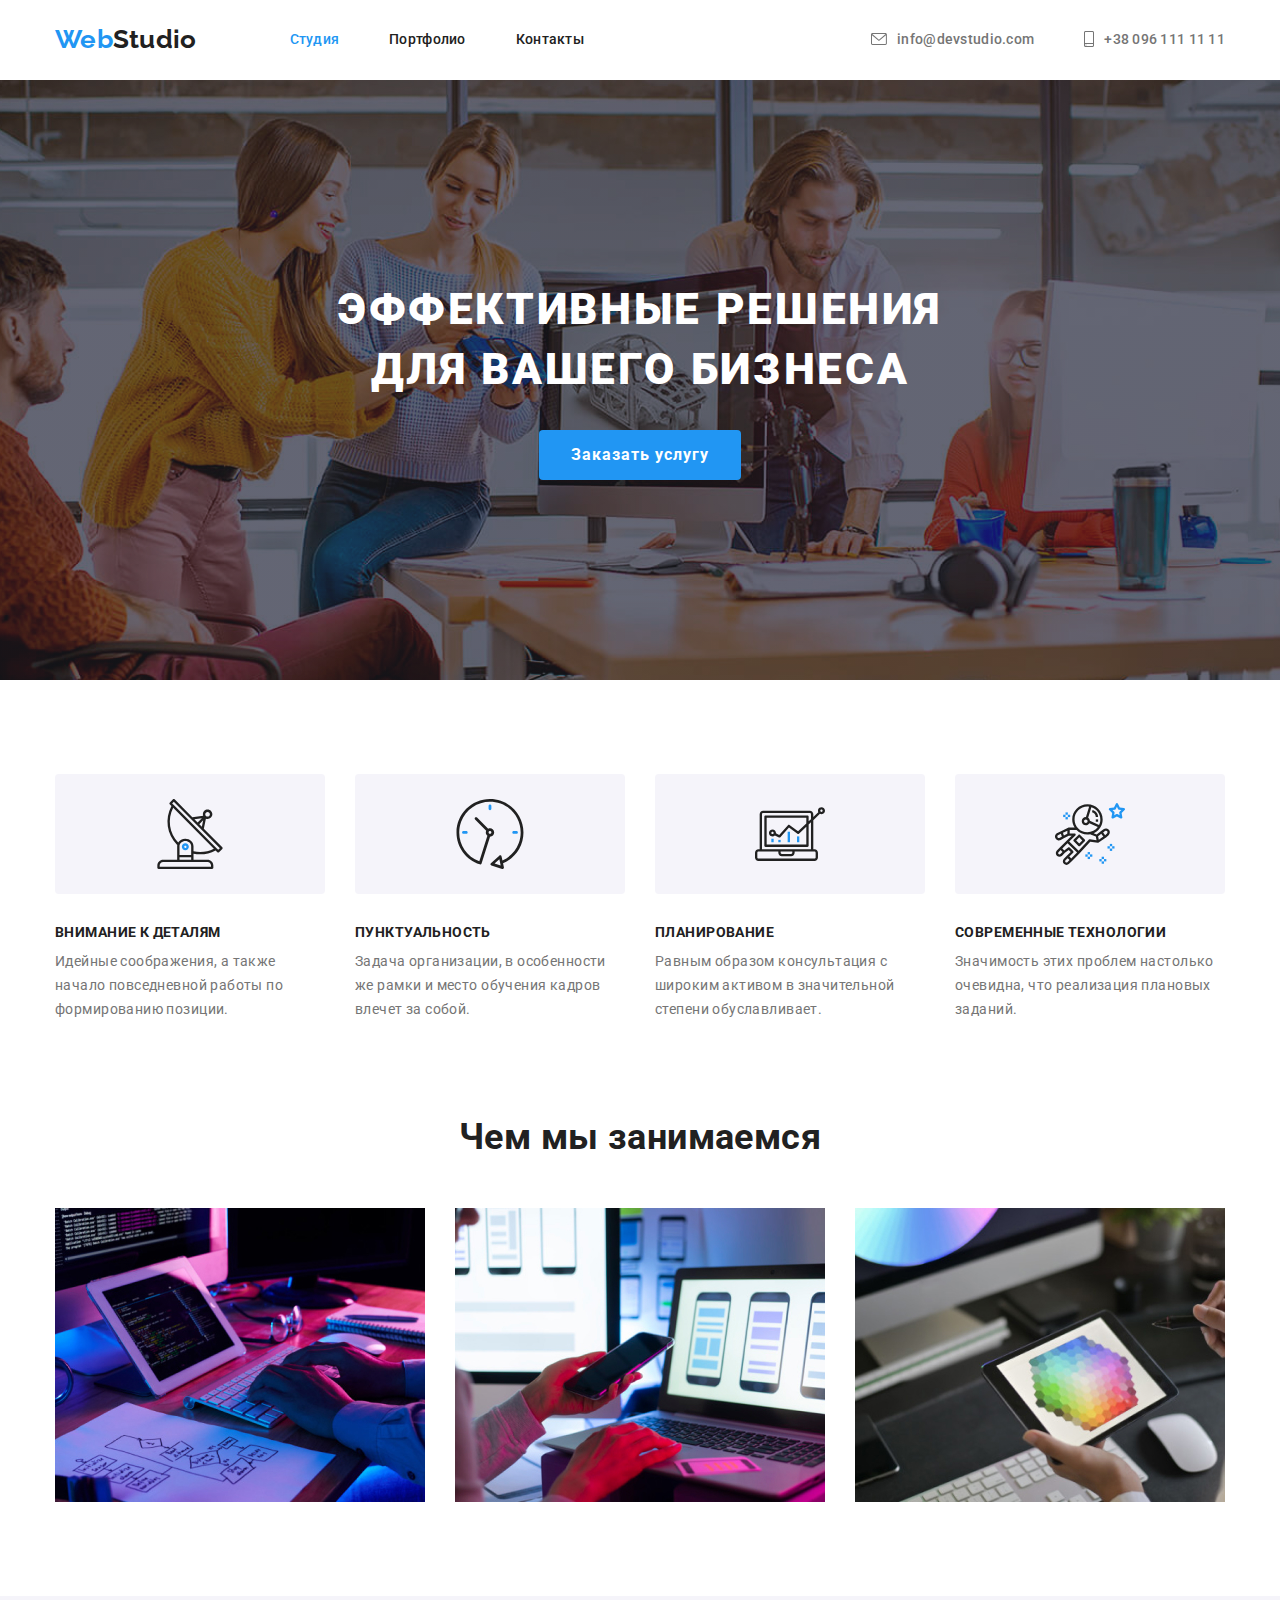
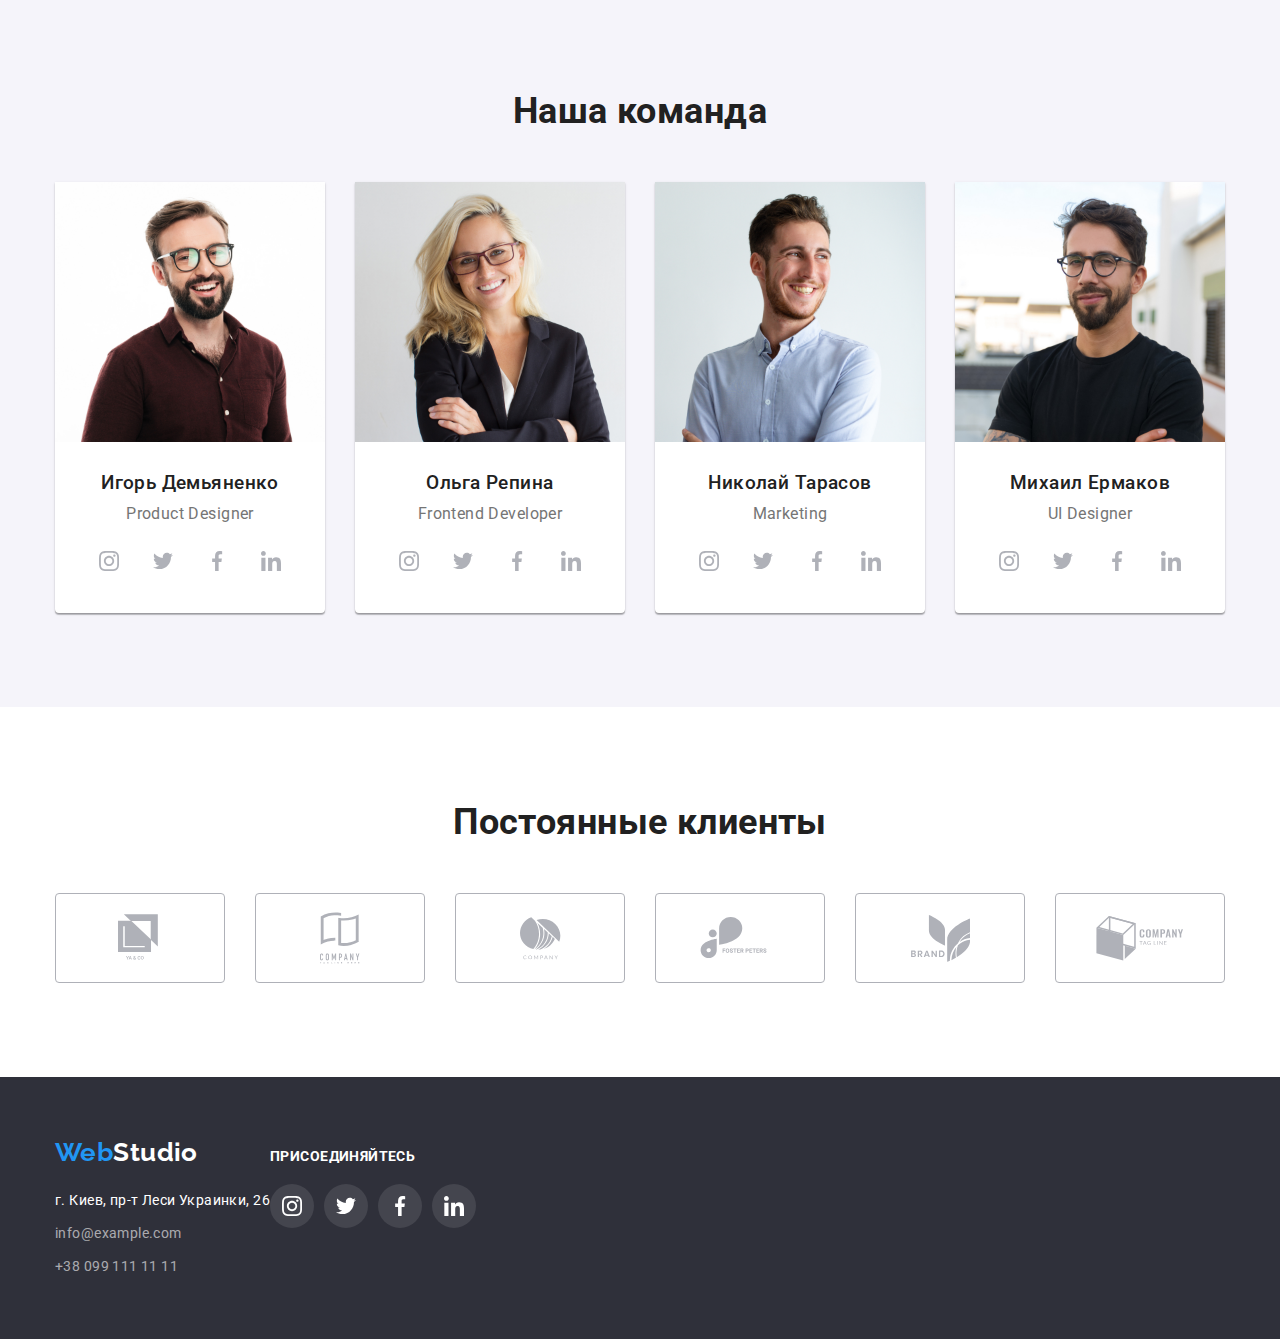
<file: index.html>
<!DOCTYPE html>
<html lang="en">
  <head>
    <meta charset="UTF-8" />
    <meta name="viewport" content="width=device-width, initial-scale=1.0" />
    <title>Document</title>
    <link href="https://fonts.googleapis.com/css2?family=Roboto:wght@400;500;700;900&display=swap" rel="stylesheet">
    <link rel="stylesheet" href="https://cdnjs.cloudflare.com/ajax/libs/modern-normalize/1.0.0/modern-normalize.min.css">
    <link rel="stylesheet" href="./css/styles.css">
  </head>
  <body>
    <!-- Шапка -->
    <header class="header">
      <div class="container header-container">
        <nav class="site-nav">
          <a class="logo" href="./index.html">Web<span class="logo-web">Studio</span></a>
          <ul class="site-nav list">
            <li class="site-nave-item"><a href="./index.html"class="link current">Студия</a></li>
            <li class="site-nave-item"><a href="./portfolio.index.html"class="link">Портфолио</a></li>
            <li class="site-nave-item"><a href=""class="link">Контакты</a></li>
        </ul>
        </nav>
        <ul class="list contacts-list">
          <li class="contacts-item"><a href="mailto:info@devstudio.com"class="link mail-link contacts-link"><svg class="contacts-item-svg" width="16" ; height="12">
            <use href="./images/icon.soc/symbol-defs.svg#envelope"></use>
          </svg>info@devstudio.com</a></li>
          <li class="contacts-item"><a href="tel:+380961111111"class="link contacts-link"><svg class="contacts-item-svg" width="10" ; height="16">
            <use href="./images/icon.soc/symbol-defs.svg#smartphone"></use>
          </svg>+38 096 111 11 11</a></li>
         </ul>
      </div>
    </header>
    <main>
      <!-- hero -->
        <section class="hero">
          <div class="hero-box">
          <h1 class="hero-title">Эффективные решения для вашего бизнеса</h1>
          <a href=""class="link hero-btn">Заказать услугу</a>
        </div>
        </section>
      <!-- Преимущества -->
      <section class="section features">
        <!-- <h2 class="section-title">Список преимуществ</h2> -->
         <div class="container features">
          <ul class="list features-list">
          <li class="features-item">
            <h3 class="title features-title">Внимание к деталям</h3>
            <p>
              Идейные соображения, а также начало повседневной работы по
              формированию позиции.
            </p>
          </li>
          <li class="features-item">
            <h3 class="title features-title">Пунктуальность</h3>
            <p>
              Задача организации, в особенности же рамки и место обучения кадров
              влечет за собой.
            </p>
          </li>
          <li class="features-item">
            <h3 class="title features-title">Планирование</h3>
            <p>
              Равным образом консультация с широким активом в значительной
              степени обуславливает.
            </p>
          </li>
          <li class="features-item">
            <h3 class="title features-title">Современные технологии</h3>
            <p>
              Значимость этих проблем настолько очевидна, что реализация
              плановых заданий.
            </p>
          </li>
        </ul>
        </div>
      </section>
      <!-- Виды деятельности -->
      <section class="section activity-section">
        <div class="container">
        <h2 class="section-title">Чем мы занимаемся</h2>
        <ul class="list activity-list">
          <li class="activity-item">
            <a href="">
              <img src="./images/comp.jpg" alt="компьютер" width="370" />
            </a>
          </li>
          <li class="activity-item">
            <a href="">
              <img src="./images/phone.jpg" alt="телефон" width="370" />
            </a>
          </li>
          <li class="activity-item">
            <a href="">
              <img src="./images/tablet.jpg" alt="планшет" width="370" />
            </a>
          </li>
        </ul>
        </div>
      </section>
      <section class="section command">
        <!-- Персонал -->
        <div class="container command-container">
        <h2 class="section-title">Наша команда</h2>
        <ul class="list command-list">
          <li class="command-item">
            <a href="">
              <img src="./images/igor.jpg" alt="Игорь_Демьяненко" width="270"/>
            </a>
            <h3 class="command-title">Игорь Демьяненко</h3>
            <p class="command-text">Product Designer</p>
            <ul class="list social-icons">
              <li class="social-icons-item"><a class="social-icons-link" href="https://instagram.com/" target="_blank" rel="noopener noreferer" aria-label="instagram">
              <svg class="social-icons-svg">
                <use href="./images/icon.soc/symbol-defs.svg#instagram"></use>
              </svg>
              </a> </li>
              <li class="social-icons-item"><a class="social-icons-link" href="https://twitter.com/" target="_blank" rel="noopener noreferer" aria-label="twitter">
                <svg class="social-icons-svg">
                  <use href="./images/icon.soc/symbol-defs.svg#twitter"></use>
                </svg>
              </a> </li>
              <li class="social-icons-item"><a class="social-icons-link" href="https://facebook.com/" target="_blank" rel="noopener noreferer" aria-label="facebook">
                <svg class="social-icons-svg">
                  <use href="./images/icon.soc/symbol-defs.svg#facebook">
                </svg>
              </a> </li>
              <li class="social-icons-item"><a class="social-icons-link" href="https://linkedin.com/" target="_blank" rel="noopener noreferer" aria-label="linkedin">
                <svg class="social-icons-svg">
                  <use href="./images/icon.soc/symbol-defs.svg#linkedin">
                </svg>
              </a> </li>
            </ul>
          </li>
          <li class="command-item">
            <a href="">
              <img src="./images/olga.jpg" alt="Ольга_Репина" width="270"/>
            </a>
            <h3 class="command-title">Ольга Репина</h3>
            <p class="command-text">Frontend Developer</p>
            <ul class="list social-icons">
              <li class="social-icons-item"><a class="social-icons-link" href="https://instagram.com/" target="_blank"
                  rel="noopener noreferer" aria-label="instagram">
                  <svg class="social-icons-svg">
                    <use href="./images/icon.soc/symbol-defs.svg#instagram"></use>
                  </svg>
                </a> </li>
              <li class="social-icons-item"><a class="social-icons-link" href="https://twitter.com/" target="_blank"
                  rel="noopener noreferer" aria-label="twitter">
                  <svg class="social-icons-svg">
                    <use href="./images/icon.soc/symbol-defs.svg#twitter"></use>
                  </svg>
                </a> </li>
              <li class="social-icons-item"><a class="social-icons-link" href="https://facebook.com/" target="_blank"
                  rel="noopener noreferer" aria-label="facebook">
                  <svg class="social-icons-svg">
                    <use href="./images/icon.soc/symbol-defs.svg#facebook">
                  </svg>
                </a> </li>
              <li class="social-icons-item"><a class="social-icons-link" href="https://linkedin.com/" target="_blank"
                  rel="noopener noreferer" aria-label="linkedin">
                  <svg class="social-icons-svg">
                    <use href="./images/icon.soc/symbol-defs.svg#linkedin">
                  </svg>
                </a> </li>
            </ul>
          </li>
          <li class="command-item">
            <a href="">
              <img src="./images/nicholas.jpg" alt="Николай_Тарасов" width="270"/>
            </a>
            <h3 class="command-title">Николай Тарасов</h3>
            <p class="command-text">Marketing</p>
            <ul class="list social-icons">
              <li class="social-icons-item"><a class="social-icons-link" href="https://instagram.com/" target="_blank"
                  rel="noopener noreferer" aria-label="instagram">
                  <svg class="social-icons-svg">
                    <use href="./images/icon.soc/symbol-defs.svg#instagram"></use>
                  </svg>
                </a> </li>
              <li class="social-icons-item"><a class="social-icons-link" href="https://twitter.com/" target="_blank"
                  rel="noopener noreferer" aria-label="twitter">
                  <svg class="social-icons-svg">
                    <use href="./images/icon.soc/symbol-defs.svg#twitter"></use>
                  </svg>
                </a> </li>
              <li class="social-icons-item"><a class="social-icons-link" href="https://facebook.com/" target="_blank"
                  rel="noopener noreferer" aria-label="facebook">
                  <svg class="social-icons-svg">
                    <use href="./images/icon.soc/symbol-defs.svg#facebook">
                  </svg>
                </a> </li>
              <li class="social-icons-item"><a class="social-icons-link" href="https://linkedin.com/" target="_blank"
                  rel="noopener noreferer" aria-label="linkedin">
                  <svg class="social-icons-svg">
                    <use href="./images/icon.soc/symbol-defs.svg#linkedin">
                  </svg>
                </a> </li>
            </ul>
          </li>
          <li class="command-item">
            <a href="">
              <img src="./images/michail.jpg" alt="Михаил_Ермаков" width="270"/>
            </a>
            <h3 class="command-title">Михаил Ермаков</h3>
            <p class="command-text">UI Designer</p>
            <ul class="list social-icons">
              <li class="social-icons-item"><a class="social-icons-link" href="https://instagram.com/" target="_blank"
                  rel="noopener noreferer" aria-label="instagram">
                  <svg class="social-icons-svg">
                    <use href="./images/icon.soc/symbol-defs.svg#instagram"></use>
                  </svg>
                </a> </li>
              <li class="social-icons-item"><a class="social-icons-link" href="https://twitter.com/" target="_blank"
                  rel="noopener noreferer" aria-label="twitter">
                  <svg class="social-icons-svg">
                    <use href="./images/icon.soc/symbol-defs.svg#twitter"></use>
                  </svg>
                </a> </li>
              <li class="social-icons-item"><a class="social-icons-link" href="https://facebook.com/" target="_blank"
                  rel="noopener noreferer" aria-label="facebook">
                  <svg class="social-icons-svg">
                    <use href="./images/icon.soc/symbol-defs.svg#facebook">
                  </svg>
                </a> </li>
              <li class="social-icons-item"><a class="social-icons-link" href="https://linkedin.com/" target="_blank"
                  rel="noopener noreferer" aria-label="linkedin">
                  <svg class="social-icons-svg">
                    <use href="./images/icon.soc/symbol-defs.svg#linkedin">
                  </svg>
                </a> </li>
            </ul>
          </li>
        </ul>
        </div>
      </section>
    <section class="section clients">
      <div class="container clients-container">
      <h2 class="section-title">Постоянные клиенты</h2>
      <ul class="list list-clients">
        <li class="clients-icons-item"><a class="clients-icons-link" href="">
          <svg class="clients-icons-svg ya-co">
            <use href="./images/clients/symbol-defs.svg#ya-co">
            </svg>
          </a> </li>
        <li class="clients-icons-item"><a class="clients-icons-link" href="">
          <svg class="clients-icons-svg tagline">
            <use href="./images/clients/symbol-defs.svg#tagline">
          </svg>
          </a> </li>
        <li class="clients-icons-item"><a class="clients-icons-link" href="">
          <svg class="clients-icons-svg company">
            <use href="./images/clients/symbol-defs.svg#company">
          </svg>
            </a> </li>
        <li class="clients-icons-item"><a class="clients-icons-link" href="">
          <svg class="clients-icons-svg foster">
            <use href="./images/clients/symbol-defs.svg#foster">
          </svg>
          </a> </li>
        <li class="clients-icons-item"><a class="clients-icons-link" href="">
          <svg class="clients-icons-svg brand">
            <use href="./images/clients/symbol-defs.svg#brand">
          </svg>
          </a> </li>
        <li class="clients-icons-item"><a class="clients-icons-link" href="">
          <svg class="clients-icons-svg object">
            <use href="./images/clients/symbol-defs.svg#object">
          </svg>
          </a> </li>
        
      </ul>
      </div>
    </section>
       
    </main>
    <footer class="footer">
      <div class="container footer-container">
        <div class="footer-widget">
          <a class="logo footer-logo" href="./index.html">Web<span class="logo-webfooter">Studio</span></a>
          <ul class="list footer-list">
            <li class="footer-item-text"><p>г. Киев, пр-т Леси Украинки, 26</p></li>
            <li class="footer-item-link"><a href="mailto:info@example.com" class="link">info@example.com</a></li>
            <li class="footer-item-link"><a href="tel:+380991111111" class="link">+38 099 111 11 11</a></li>  
          </ul>
        </div>
        <div class="footer-widget">
          <h3 class="title call-title">присоединяйтесь</h3>
          <ul class="list social-icons">
          <li class="social-icons-item"><a class="social-icons-link footer-icons-link" href="https://instagram.com/" target="_blank"
              rel="noopener noreferrer" aria-label="instagram">
              <svg class="social-icons-svg">
                <use href="./images/soc-footer/symbol-defs.svg#instagram-1"></use>
              </svg>
            </a> </li>
          <li class="social-icons-item"><a class="social-icons-link footer-icons-link" href="https://twitter.com/" target="_blank"
              rel="noopener noreferrer" aria-label="twitter">
              <svg class="social-icons-svg">
                <use href="./images/soc-footer/symbol-defs.svg#twitter-1"></use>
              </svg>
            </a> </li>
          <li class="social-icons-item"><a class="social-icons-link footer-icons-link" href="https://facebook.com/" target="_blank"
              rel="noopener noreferrer" aria-label="facebook">
              <svg class="social-icons-svg">
                <use href="./images/soc-footer/symbol-defs.svg#facebook-1">
              </svg>
            </a> </li>
          <li class="social-icons-item"><a class="social-icons-link footer-icons-link" href="https://linkedin.com/" target="_blank"
              rel="noopener noreferrer" aria-label="linkedin">
              <svg class="social-icons-svg">
                <use href="./images/soc-footer/symbol-defs.svg#linkedin-1">
              </svg>
            </a> </li>

          </ul>
        </div>
      </div>
    </footer>
  </body>
</html>
</file>
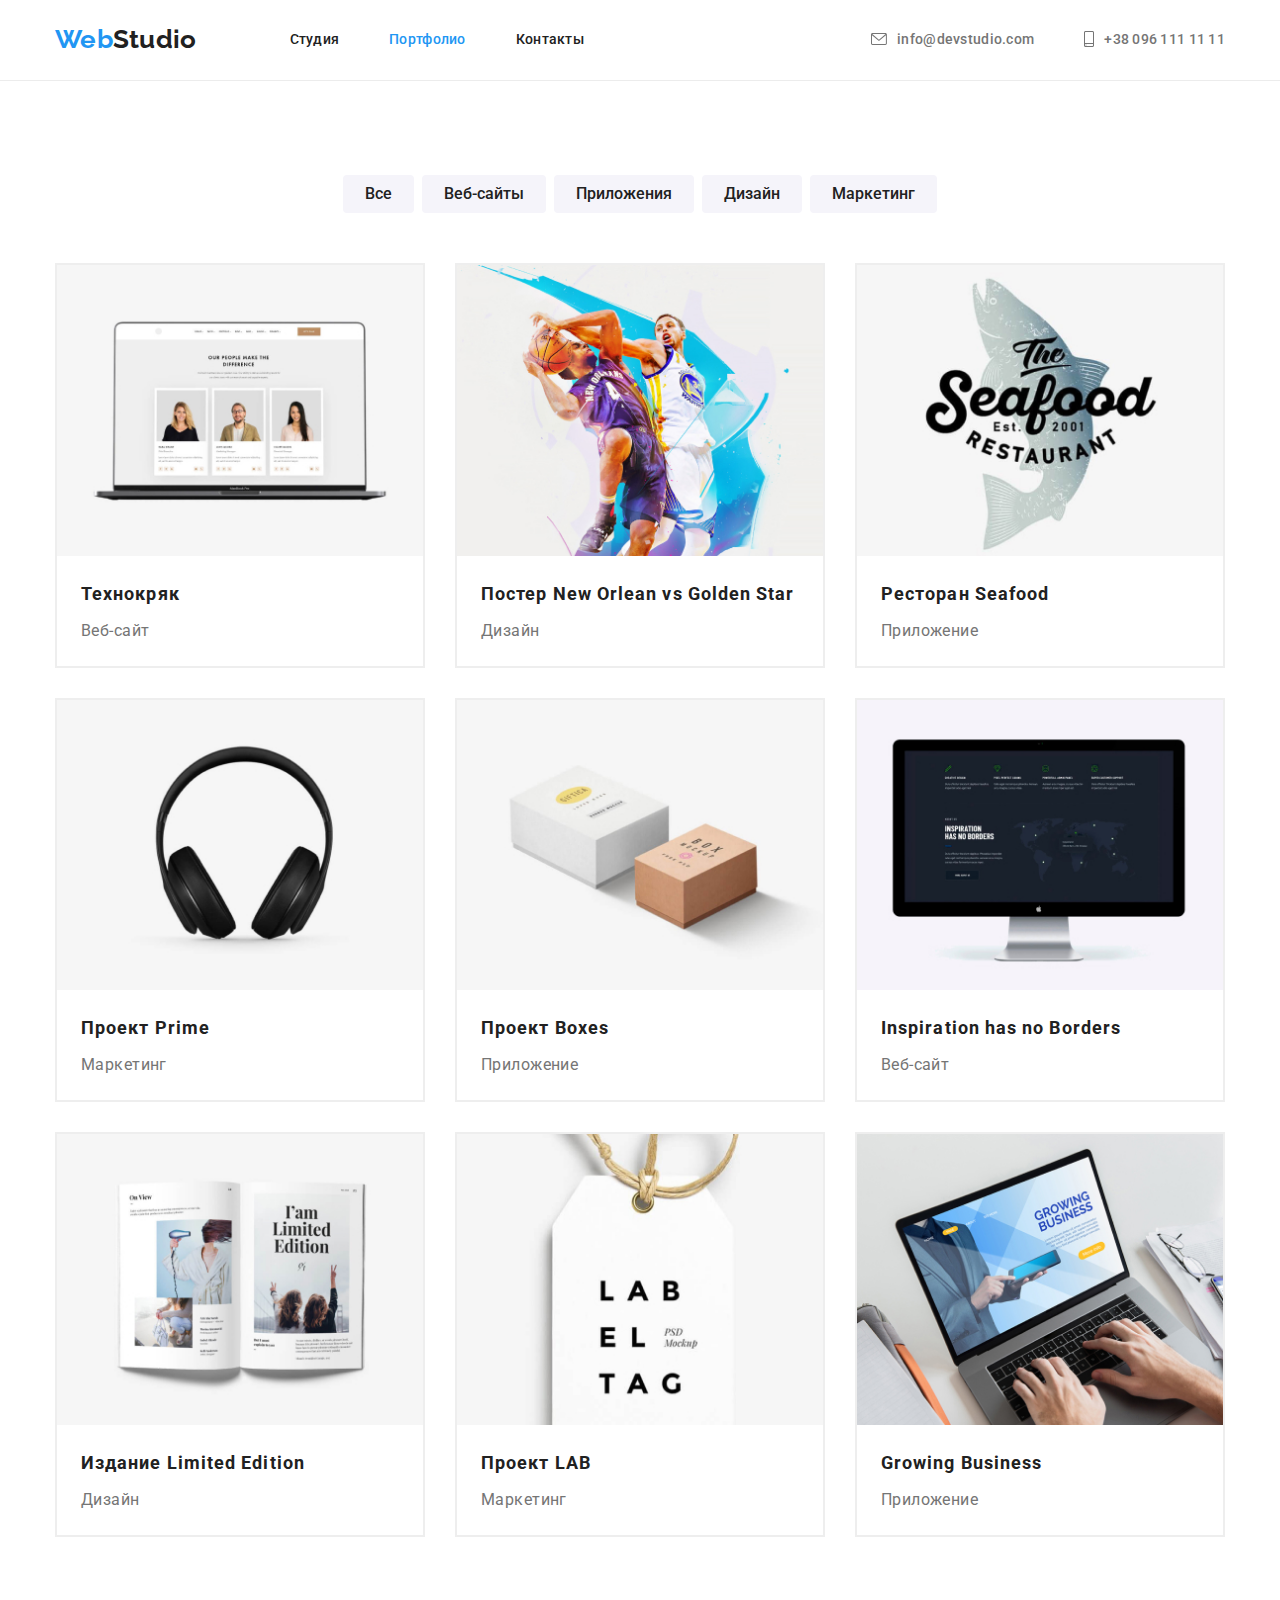
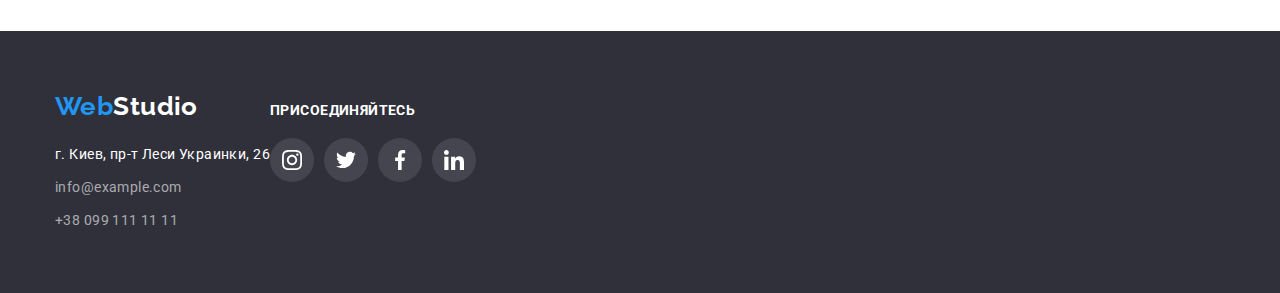
<file: portfolio.index.html>
<!DOCTYPE html>
<html lang="en">

<head>
    <meta charset="UTF-8" />
    <meta name="viewport" content="width=device-width, initial-scale=1.0" />
    <title>Document</title>
    <link href="https://fonts.googleapis.com/css2?family=Roboto:wght@400;500;700;900&display=swap" rel="stylesheet">
    <link rel="stylesheet" href="https://cdnjs.cloudflare.com/ajax/libs/modern-normalize/1.0.0/modern-normalize.min.css">
    <link rel="stylesheet" href="./css/styles.css">
</head>
<body>
    <!-- Шапка -->
    <header class="header border-header">
        <div class="container header-container">
            <nav class="site-nav">
                <a class="logo" href="./index.html">Web<span class="logo-web">Studio</span></a>
                <ul class="site-nav list">
                    <li class="site-nave-item"><a href="./index.html" class="link">Студия</a></li>
                    <li class="site-nave-item"><a href="./portfolio.index.html" class="link current"">Портфолио</a></li>
                    <li class="site-nave-item"><a href="" class="link">Контакты</a></li>
                </ul>
            </nav>
            <ul class="list contacts-list">
                <li class="contacts-item"><a href="mailto:info@devstudio.com" class="link mail-link contacts-link"><svg
                            class="contacts-item-svg" width="16" ; height="12">
                            <use href="./images/icon.soc/symbol-defs.svg#envelope"></use>
                        </svg>info@devstudio.com</a></li>
                <li class="contacts-item"><a href="tel:+380961111111" class="link contacts-link"><svg
                            class="contacts-item-svg" width="10" ; height="16">
                            <use href="./images/icon.soc/symbol-defs.svg#smartphone"></use>
                        </svg>+38 096 111 11 11</a></li>
            </ul>
        </div>
    </header>
    <main> 
    <section class="section">
        <div class="container">
    <!-- <h1>Портфолио</h1> -->
            <ul class="list filter-list">
                <li class="filter-item"><button class="btn-portfolio" type="button">Все</button></li>
                <li class="filter-item"><button class="btn-portfolio" type="button">Веб-сайты</button></li>
                <li class="filter-item"><button class="btn-portfolio" type="button">Приложения</button></li>
                <li class="filter-item"><button class="btn-portfolio" type="button">Дизайн</button></li>
                <li class="filter-item"><button class="btn-portfolio" type="button">Маркетинг</button></li>
            </ul>
            <ul class="list portfolio-list">
                <li class="portfolio-item">
                    <a href="" class="link portfolio-link">
                    <img src="./images/photo.jpg" alt="люди" width="370">
                    <div  class="portfolio-item-text">
                        <h2 class="title portfolio-title">Технокряк</h2>
                        <p class="text portfolio-text">Веб-сайт</p>
                    </div>
                    </a>
                </li>
                <li class="portfolio-item">
                    <a href="" class="link portfolio-link">
                    <img src="./images/basket.jpg" alt="постер" width="370">
                    <div class="portfolio-item-text">
                        <h2 class="title portfolio-title">Постер New Orlean vs Golden Star</h2>
                        <p class="text portfolio-text">Дизайн</p>
                    </div>
                    </a>
                </li>
                <li class="portfolio-item">
                    <a href="" class="link portfolio-link">
                        <img src="./images/rest.jpg" alt="ресторан" width="370">
                    <div class="portfolio-item-text">
                        <h2 class="title portfolio-title">Ресторан Seafood</h2>
                        <p class="text portfolio-text">Приложение</p>
                    </div>
                    </a>
                </li>
                <li class="portfolio-item">
                    <a href="" class="link portfolio-link">
                        <img src="./images/prime.jpg" alt="наушники" width="370">
                    <div class="portfolio-item-text">
                        <h2 class="title portfolio-title">Проект Prime</h2>
                        <p class="text portfolio-text">Маркетинг</p>
                    </div>
                    </a>
                </li>
                <li class="portfolio-item">
                    <a href="" class="link portfolio-link">
                        <img src="./images/box.jpg" alt="коробки" width="370">
                    <div class="portfolio-item-text">
                        <h2 class="title portfolio-title">Проект Boxes</h2>
                        <p class="text portfolio-text">Приложение</p>
                    </div>
                    </a>
                </li>
                <li class="portfolio-item">
                    <a href="" class="link portfolio-link">
                        <img src="./images/monitor.jpg" alt="монитор" width="370">
                    <div class="portfolio-item-text">
                        <h2 class="title portfolio-title">Inspiration has no Borders</h2>
                        <p class="text portfolio-text">Веб-сайт</p>
                    </div>
                    </a>
                </li>
                <li class="portfolio-item">
                    <a href="" class="link portfolio-link">
                        <img src="./images/mag.jpg" alt="журнал" width="370">
                    <div class="portfolio-item-text">
                        <h2 class="title portfolio-title">Издание Limited Edition</h2>
                        <p class="text portfolio-text">Дизайн</p>
                    </div>
                    </a>
                </li>
                <li class="portfolio-item">
                    <a href="" class="link portfolio-link">
                        <img src="./images/lab.jpg" alt="этикетка" width="370">
                    <div class="portfolio-item-text">
                        <h2 class="title portfolio-title">Проект LAB</h2>
                        <p class="text portfolio-text">Маркетинг</p>
                    </div>
                    </a>
                </li>
                <li class="portfolio-item">
                    <a href="" class="link portfolio-link">
                        <img src="./images/business.jpg" alt="бизнес" width="370">
                    <div class="portfolio-item-text">
                        <h2 class="title portfolio-title">Growing Business</h2>
                        <p class="text portfolio-text">Приложение</p>
                    </div>
                    </a>
                </li>
            </ul>
        </div>
    </section>
    </main>
    <footer class="footer">
        <div class="container footer-container">
            <div class="footer-widget">
                <a class="logo footer-logo" href="./index.html">Web<span class="logo-webfooter">Studio</span></a>
                <ul class="list footer-list">
                    <li class="footer-item-text">
                        <p>г. Киев, пр-т Леси Украинки, 26</p>
                    </li>
                    <li class="footer-item-link"><a href="mailto:info@example.com" class="link">info@example.com</a></li>
                    <li class="footer-item-link"><a href="tel:+380991111111" class="link">+38 099 111 11 11</a></li>
                </ul>
            </div>
            <div class="footer-widget">
                <h3 class="title call-title">присоединяйтесь</h3>
                <ul class="list social-icons">
                    <li class="social-icons-item"><a class="social-icons-link footer-icons-link"
                            href="https://instagram.com/" target="_blank" rel="noopener noreferrer" aria-label="instagram">
                            <svg class="social-icons-svg">
                                <use href="./images/soc-footer/symbol-defs.svg#instagram-1"></use>
                            </svg>
                        </a> </li>
                    <li class="social-icons-item"><a class="social-icons-link footer-icons-link" href="https://twitter.com/"
                            target="_blank" rel="noopener noreferrer" aria-label="twitter">
                            <svg class="social-icons-svg">
                                <use href="./images/soc-footer/symbol-defs.svg#twitter-1"></use>
                            </svg>
                        </a> </li>
                    <li class="social-icons-item"><a class="social-icons-link footer-icons-link"
                            href="https://facebook.com/" target="_blank" rel="noopener noreferrer" aria-label="facebook">
                            <svg class="social-icons-svg">
                                <use href="./images/soc-footer/symbol-defs.svg#facebook-1">
                            </svg>
                        </a> </li>
                    <li class="social-icons-item"><a class="social-icons-link footer-icons-link"
                            href="https://linkedin.com/" target="_blank" rel="noopener noreferrer" aria-label="linkedin">
                            <svg class="social-icons-svg">
                                <use href="./images/soc-footer/symbol-defs.svg#linkedin-1">
                            </svg>
                        </a> </li>
    
                </ul>
            </div>
        </div>
    </footer>
</body>
</html>
</file>
<file: css/styles.css>
/* raleway-700 - latin_cyrillic */
@font-face {
  font-family: "Raleway";
  font-style: normal;
  font-weight: 700;
  src: url("../fonts/raleway-v18-latin_cyrillic-700.eot");
  src: local(""), url("../fonts/raleway-v18-latin_cyrillic-700.eot?#iefix") format("embedded-opentype"),
    url("../fonts/raleway-v18-latin_cyrillic-700.woff2") format("woff2"),
    url("../fonts/raleway-v18-latin_cyrillic-700.woff") format("woff"),
    url("../fonts/raleway-v18-latin_cyrillic-700.ttf") format("truetype"),
    url("../fonts/raleway-v18-latin_cyrillic-700.svg#Raleway") format("svg");
}

:root {
  --main-text-cl: #757575;
  --accent-cl: #2196f3;
  --white: #ffffff;
  --black: #212121;
  --dark-bg: #2f303a;
  --light-gray: #f5f4fa;
  --white-1: rgba(255, 255, 255, 0.6);
  --white-2: rgba(255, 255, 255, 0.1);
  --gray: #AFB1B8;
}

html {
  box-sizing: border-box;
}

/* *,
*::before,
*::after {
  box-sizing: inherit;
} */
* body {
  font-family: "Roboto", sans-serif;
  font-weight: 400;
  font-size: 14px;
  line-height: 1.71;
  letter-spacing: 0.03em;
  color: var(--main-text-cl);
}
img {
  display: block;
  max-width: 100%;
  height: auto;
}

p {
  margin: 0;
}

h1,
h2,
h3 {
  margin-top: 0;
}
.container {
  width: 1200px;
  padding-right: 15px;
  padding-left: 15px;
  margin-right: auto;
  margin-left: auto;
}

.link {
  text-decoration: none;
  color: var(--main-text-cl);
}

.list {
  list-style: none;
  padding: 0;
  margin: 0;
}

.header {
  padding-top: 24px;
  padding-bottom: 25px;
  font-weight: 500;
  line-height: 1.14;
  letter-spacing: 0.02em;
}

.header .link:hover,
.header .link:focus {
  color: var(--accent-cl);
}

.header-container {
  display: flex;
  justify-content: end;
  align-items: center;
}

/* logo  */
.header .logo {
  margin-right: 93px;
}

.logo {
  font-family: "Raleway", sans-serif;
  font-weight: 700;
  font-size: 26px;
  line-height: 1.192;
  color: var(--accent-cl);
  text-decoration: none;
}
.logo-web {
  color: var(--black);
}

.site-nav {
  display: flex;
  align-items: center;
  margin-right: auto;
}

.site-nave-item:not(:last-child) {
  margin-right: 50px;
}
.site-nav .link {
  color: var(--black);
}

.site-nav .link.current {
  color: var(--accent-cl);
}

.contacts-list {
  display: flex;
  align-items: center;
}

.mail-link {
  margin-right: 50px;
}
.contacts-item:hover .contacts-item-svg,
.contacts-item:focus .contacts-item-svg {
fill: var(--accent-cl);
}

.contacts-link {
  display: flex;
  align-items: center;
}

.contacts-item-svg {
 fill: var(--main-text-cl);
 margin-right: 10px;
}

/* hero */

.hero {
  max-width: 1600px;
  min-height: 600px;
  margin-left: auto;
  margin-right: auto;
  background-color: var(--dark-bg);
  background-image: linear-gradient(to right,rgba(47, 48, 58, 0.4), rgba(47, 48, 58, 0.4)), url(../images/hero.jpg);
  background-repeat: no-repeat;
  background-size: cover;
  background-position: top;
  text-align: center;
  
}

.hero-box {
  max-width: 700px;
  margin-right: auto;
  margin-left: auto;
  padding-top: 200px;
  padding-bottom: 200px;
}

.hero-title {
  margin-bottom: 30px;
  margin-top: 0px;
  font-family: "Roboto";
  font-weight: 900;
  font-size: 44px;
  line-height: 1.36;
  text-align: center;
  letter-spacing: 0.06em;
  text-transform: uppercase;
  color: var(--white);
}

/* button-hero */
.hero-btn {
  display: inline-block;
  padding: 10px 32px;
  border-radius: 4px;
  font-weight: 700;
  font-size: 16px;
  line-height: 1.87;
  align-items: center;
  letter-spacing: 0.06em;
  color: var(--white);
  background-color: var(--accent-cl);
  text-align: center;
}

/* section */

.title {
  margin-top: 0px;
  margin-bottom: 10px;
}
.section {
  padding-top: 94px;
  padding-bottom: 94px;
} 


.section-title {
  font-family: "Roboto", sans-serif;
  font-weight: 700;
  font-size: 36px;
  line-height: 1.167;
  text-align: center;
  color: var(--black);
  margin-top: 0;
  margin-bottom: 50px;
}

/* features */

.features-list {
  display: flex;
  flex-wrap: wrap;
  margin-left: -30px;
}

.features-item {
  margin-left: 30px;
  flex-basis: calc(100%/4 - 30px);
}

.features-item::before {
  display: block;
  content: "";
  height: 120px;
  border-radius: 4px;
  margin-bottom: 30px;
  
  background-repeat: no-repeat;
  background-position: center;
  background-color: var(--light-gray);
}

.features-item:nth-child(1)::before {
  background-image: url(../images/icon.p/antenna\ 1.svg);
}

.features-item:nth-child(2)::before {
  background-image: url(../images/icon.p/clock\ 1.svg);
}

.features-item:nth-child(3)::before {
  background-image: url(../images/icon.p/diagram\ 1.svg);
}

.features-item:nth-child(4)::before {
  background-image: url(../images/icon.p/astronaut\ 1.svg);
}

.features-title {
  font-weight: 700;
  font-size: 14px;
  line-height: 1.143;
  text-transform: uppercase;
  color: var(--black);
}

/* activity */
.activity-list {
 display: flex;
}

  .activity-item {
  width: calc(100%/3 - 30px);
  flex-grow: 1;
  /* not(:nth-child(3n)) {margin-right: 30px */
  }

.activity-item:not(:nth-child(3n)) {
  margin-right: 30px;
  }

.activity-section {
  padding-top: 0;
}

/* command */

.command {
  font-size: 16px;
  line-height: 1.187;
  list-style-type: none;
  background-color: var(--light-gray);
}

.command-title {
  text-align: center
  font-size: 16px;
  font-weight: 500;
  color: var(--black);
  margin-top: 30px;
  margin-bottom: 10px;
}
.command-text {
  margin-bottom: 16px;
}

.command-list {
  display: flex;
  flex-wrap: wrap;
  margin-left: -30px;
  margin-top: -30px;
}
.command-item {
  padding-bottom: 30px;
  margin-left: 30px;
  margin-top: 30px;
  text-align: center;
  flex-basis: calc(100% / 4 - 30px);
  box-shadow: 0px 1px 3px rgba(0, 0, 0, 0.12), 0px 1px 1px rgba(0, 0, 0, 0.14), 0px 2px 1px rgba(0, 0, 0, 0.2);
  border-radius: 0px 0px 4px 4px;
  background-color: var(--white);
}

.social-icons {
  display: flex;
  justify-content: center;
}

.social-icons-item:not(:last-child) {
  margin-right: 10px;
}

.social-icons-link {
  display: flex;
  align-items: center;
  justify-content: center;
  width: 44px;
  height: 44px;
  background-color: var(--white);
  border-radius: 50%;
}

.social-icons-link:hover {
  background-color: var(--accent-cl);
}

.social-icons-link:hover .social-icons-svg,
.social-icons-link:focus .social-icons-svg {
  fill: var(--white);
}

.social-icons-svg {
  width: 20px;
  height: 20px;
  fill: var(--gray);
}

/* clients */
.list-clients {
  display: flex;
}
.clients-icons-item:not(:last-child) {
  margin-right: 30px;
}

 .clients-icons-link {
  display: flex;
  align-items: center;
  justify-content: center;
  width: 170px;
  height: 90px;
  background-color: var(--white);
  border: 1px solid var(--gray);
  border-radius: 4px;
 }
.clients-icons-link:hover {
  border-color: var(--accent-cl);
}

  .clients-icons-link:hover .clients-icons-svg,
  .clients-icons-link:focus .clients-icons-svg {
    fill: var(--accent-cl);
  }

 .clients-icons-svg {
   fill: var(--gray);
 }
 .ya-co {
   width: 44px;
   height: 49px;
 }

 .tagline {
   width: 40px;
   height: 52px;
 }

 .company {
    width: 41px;
   height: 43px;
 }
.foster {
  width: 80px;
  height: 42px;
}

.brand {
  width: 59px;
  height: 47px;
}

.object {
  width: 88px;
  height: 45px;
}

 
/* футер */
.footer {
  padding-top: 60px;
  padding-bottom: 60px;
  font-style: normal;
  font-size: 14px;
  line-height: 1.71;
  background-color: var(--dark-bg);
}

.footer-container {
  display: flex;
  align-items: baseline;
}
.footer-widget:not(:last-child) {
  width: calc((50%-45px)/2);
}

.logo-webfooter { 
  color: var(--white);
}

.footer-item-text {
  color:  var(--white);
  margin-top: 20px;
  margin-bottom: 9px;
}

.footer-item-link:not(:last-child) {
  margin-bottom: 9px;
}
.footer-list .link {
  color: var(--white-1);
}

.call-title {
  margin-bottom: 20px;
  font-weight: 700;
  font-size: 14px;
  line-height: 1.143;
  text-transform: uppercase;
  color: var(--white);
}
.footer-icons-link {
  background-color: var(--white-2);
}


 /* portfolio */
 .border-header {
   border-bottom: 1px solid #ECECEC;
 }

.filter-list {
  display: flex;
  flex-wrap: wrap;
  justify-content: center;
  align-items: center;
  margin-bottom: 50px;
}
.btn-portfolio {
  padding: 6px 22px;
  border: 0;
  border-color: var(--accent-cl);
  border-radius: 4px;
  
  font-weight: 500;
  font-size: 16px;
  line-height: 1.62;
  text-align: center;
  color: var(--black);
  background-color: var(--light-gray);
}

.btn-portfolio:hover,
.btn-portfolio:focus {
  color: var(--white);
  background-color: var(--accent-cl);
  box-shadow: 0px 3px 1px rgba(0, 0, 0, 0.1), 0px 1px 2px rgba(0, 0, 0, 0.08), 0px 2px 2px rgba(0, 0, 0, 0.12);
}
.filter-item:not(:last-child) {
  margin-right: 8px;
}

.portfolio-list {
  display: flex;
  flex-wrap: wrap;
  margin-top: -30px;
  margin-left: -30px;
}

.portfolio-item {
  margin-top: 30px;
  margin-left: 30px;
  flex-basis: calc(100%/3 - 30px);
  background: var(--white);
  border: 1px solid #EEEEEE;
}
.portfolio-link {
  display: block;
  border: 1px solid #EEEEEE;
}
.portfolio-link:hover,
.portfolio-link:focus {
  box-shadow: 0px 1px 1px rgba(0, 0, 0, 0.12), 0px 4px 4px rgba(0, 0, 0, 0.06), 1px 4px 6px rgba(0, 0, 0, 0.16);
}
.portfolio-title {
  margin-bottom: 4px;
  font-weight: 700;
  font-size: 18px;
  line-height: 2;
  letter-spacing: 0.06em;
  color: var(--black);
}

.portfolio-text {
  font-size: 16px;
  line-height: 1.87;
}

.portfolio-item-text {
  padding: 20px 24px;
}
</file>
